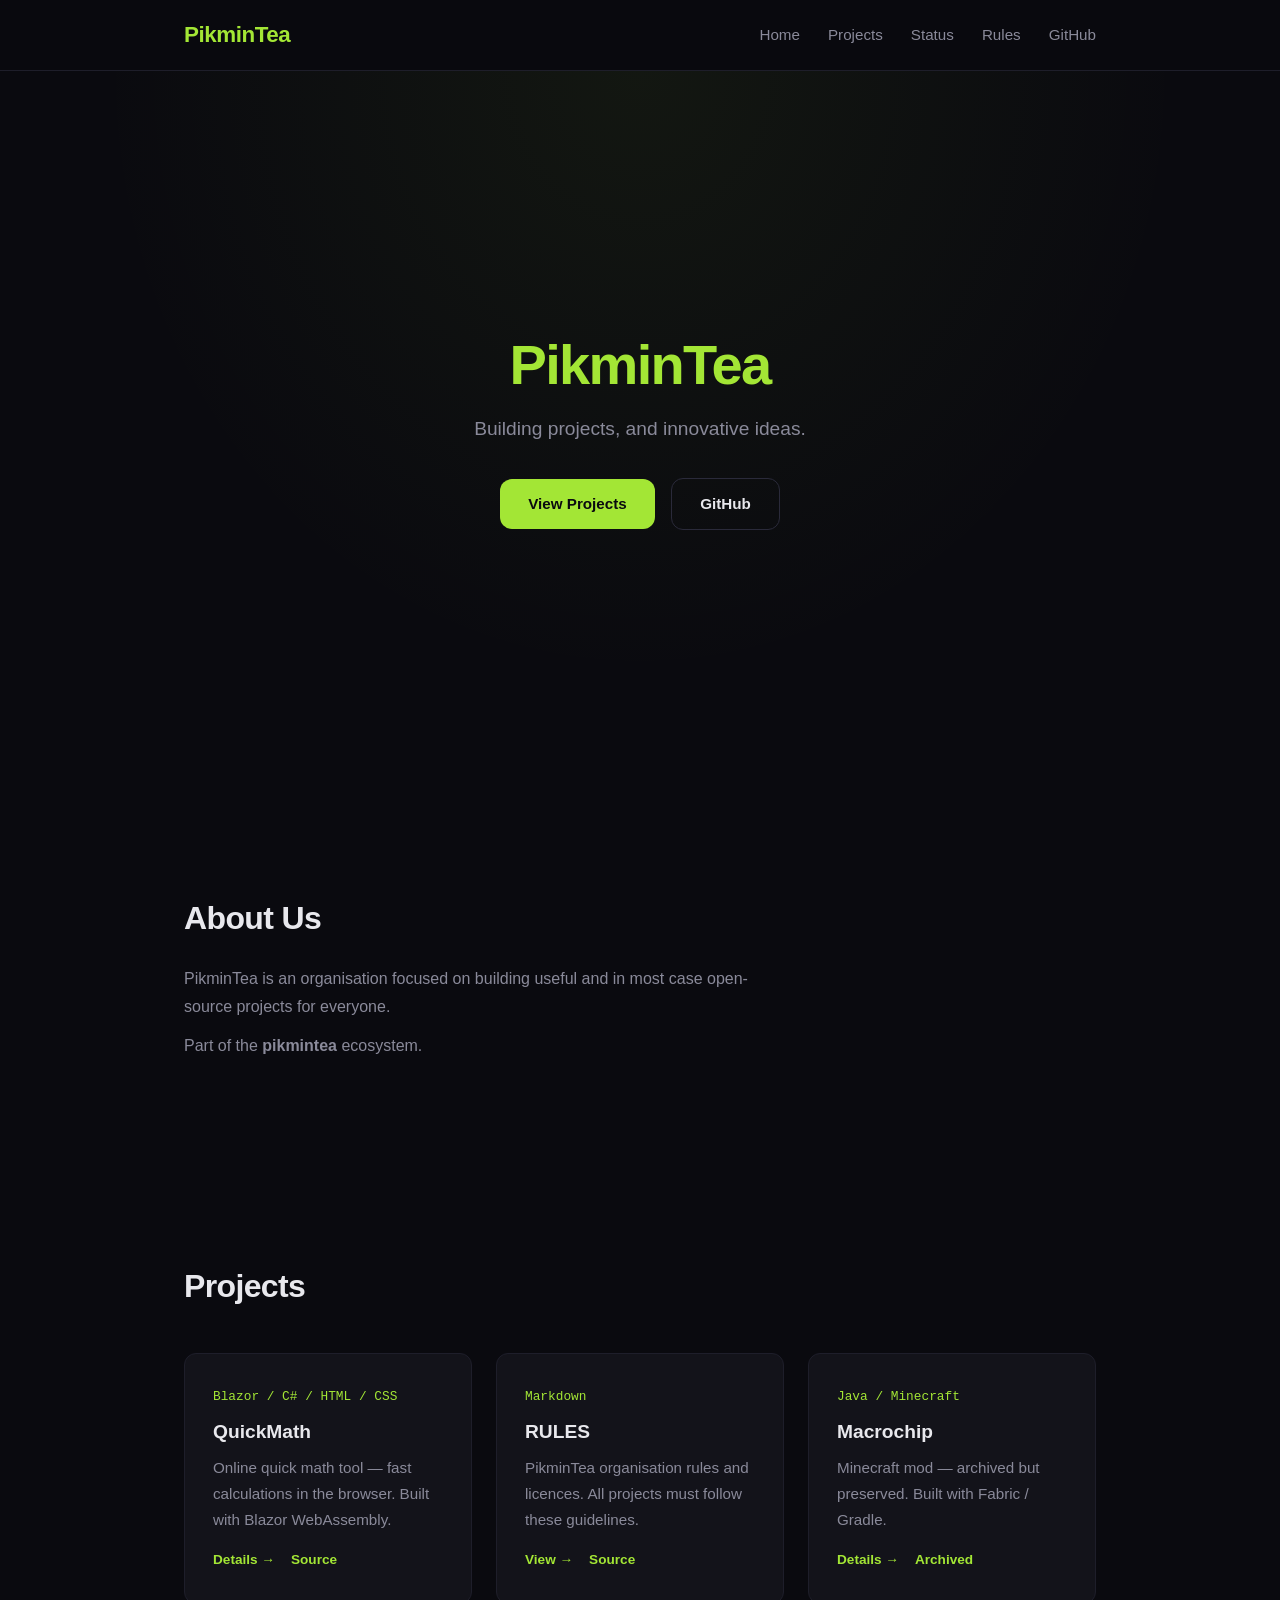
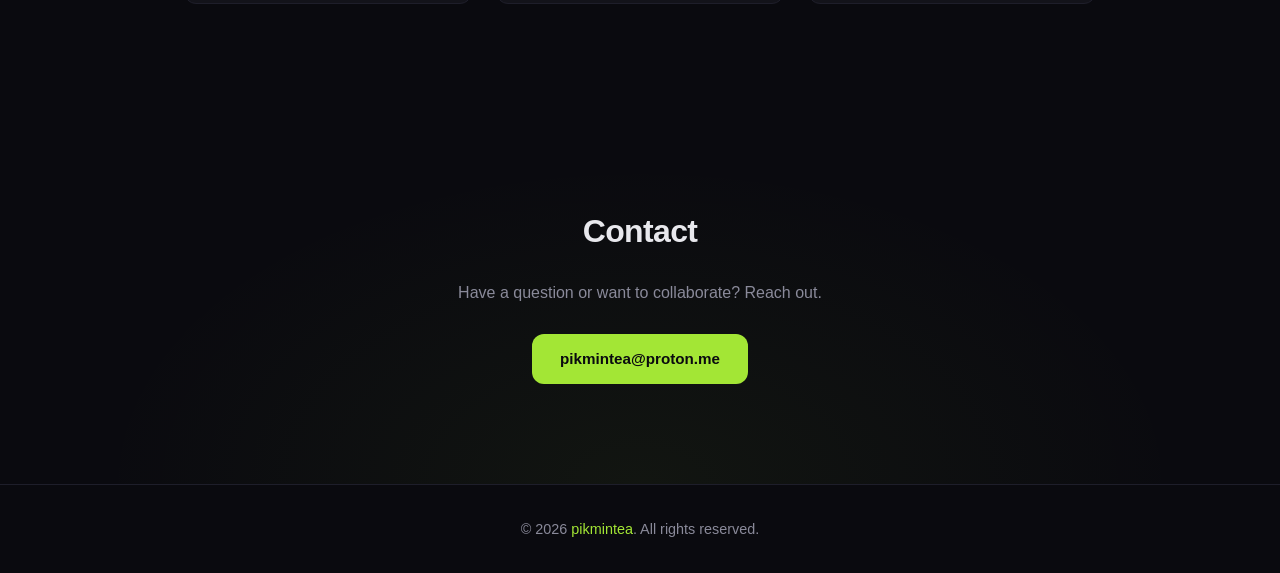
<file: index.html>
<!doctype html>
<html lang="en">
    <head>
        <meta charset="UTF-8" />
        <meta name="viewport" content="width=device-width, initial-scale=1.0" />
        <title>PikminTea</title>
        <link rel="stylesheet" href="style.css" />
    </head>
    <body>
        <header>
            <div class="header-inner">
                <a href="/" class="logo">PikminTea</a>
                <nav>
                    <ul>
                        <li><a href="#home">Home</a></li>
                        <li><a href="projects.html">Projects</a></li>
                        <li><a href="status.html">Status</a></li>
                        <li><a href="rules.html">Rules</a></li>
                        <li>
                            <a
                                href="https://github.com/pikmintea"
                                target="_blank"
                                >GitHub</a
                            >
                        </li>
                    </ul>
                </nav>
            </div>
        </header>

        <main>
            <section id="home" class="hero">
                <div class="hero-content">
                    <h1>PikminTea</h1>
                    <p>Building projects, and innovative ideas.</p>
                    <a href="#projects" class="btn">View Projects</a>
                    <a
                        href="https://github.com/pikmintea"
                        class="btn-outline"
                        target="_blank"
                        >GitHub</a
                    >
                </div>
            </section>

            <section id="about" class="about">
                <div class="container">
                    <h2>About Us</h2>
                    <p>
                        PikminTea is an organisation focused on building useful
                        and in most case open-source projects for everyone.
                    </p>
                    <p>Part of the <strong>pikmintea</strong> ecosystem.</p>
                </div>
            </section>

            <section id="projects" class="projects">
                <div class="container">
                    <h2>Projects</h2>
                    <div class="project-grid">
                        <div class="project-card">
                            <div class="project-lang">
                                Blazor / C# / HTML / CSS
                            </div>
                            <h3>
                                <a href="quickmath.html">QuickMath</a>
                            </h3>
                            <p>
                                Online quick math tool — fast calculations in
                                the browser. Built with Blazor WebAssembly.
                            </p>
                            <div class="project-links">
                                <a href="quickmath.html">Details &rarr;</a>
                                <a href="https://github.com/pikmintea/QuickMath"
                                    >Source</a
                                >
                            </div>
                        </div>
                        <div class="project-card">
                            <div class="project-lang">Markdown</div>
                            <h3>
                                <a href="rules.html">RULES</a>
                            </h3>
                            <p>
                                PikminTea organisation rules and licences. All
                                projects must follow these guidelines.
                            </p>
                            <div class="project-links">
                                <a href="rules.html">View &rarr;</a>
                                <a href="https://github.com/pikmintea/RULES"
                                    >Source</a
                                >
                            </div>
                        </div>
                        <div class="project-card">
                            <div class="project-lang">Java / Minecraft</div>
                            <h3>
                                <a href="macrochip.html">Macrochip</a>
                            </h3>
                            <p>
                                Minecraft mod — archived but preserved. Built
                                with Fabric / Gradle.
                            </p>
                            <div class="project-links">
                                <a href="macrochip.html">Details &rarr;</a>
                                <a href="https://github.com/pikmintea/Macrochip"
                                    >Archived</a
                                >
                            </div>
                        </div>
                    </div>
                </div>
            </section>

            <section id="contact" class="contact">
                <div class="container">
                    <h2>Contact</h2>
                    <p>Have a question or want to collaborate? Reach out.</p>
                    <a href="mailto:pikmintea@proton.me" class="btn"
                        >pikmintea@proton.me</a
                    >
                </div>
            </section>
        </main>

        <footer>
            <div class="container">
                <p>
                    &copy; 2026
                    <a href="https://github.com/pikmintea">pikmintea</a>. All
                    rights reserved.
                </p>
            </div>
        </footer>
    </body>
</html>
</file>
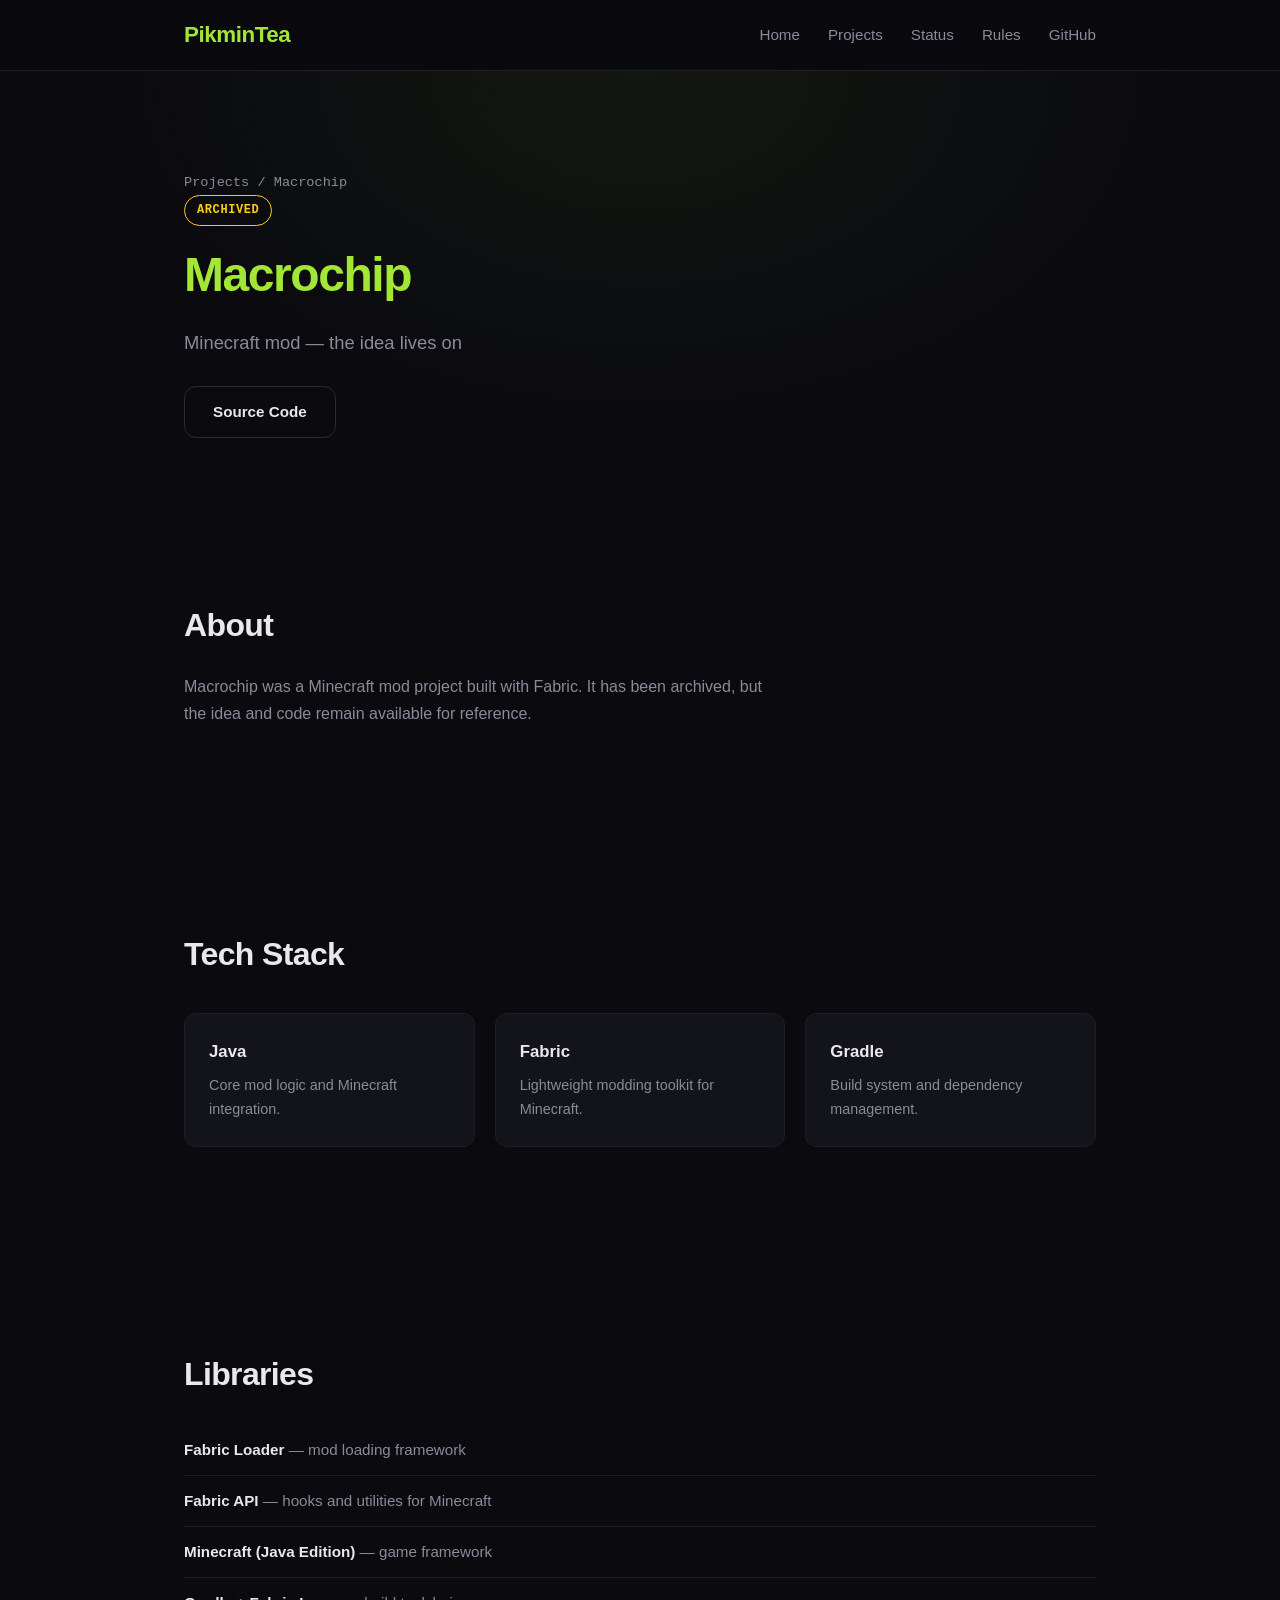
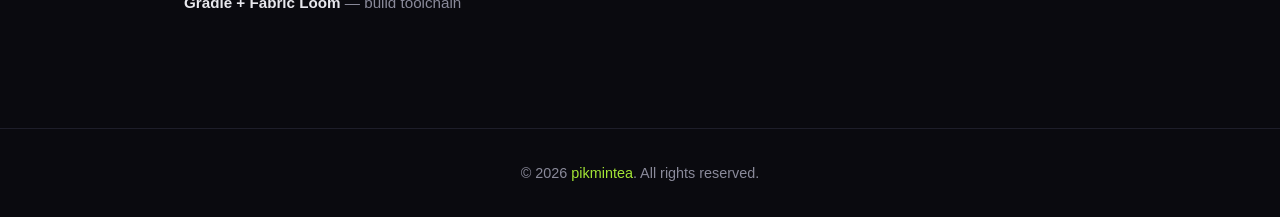
<file: macrochip.html>
<!doctype html>
<html lang="en">
    <head>
        <meta charset="UTF-8" />
        <meta name="viewport" content="width=device-width, initial-scale=1.0" />
        <title>Macrochip — PikminTea</title>
        <link rel="stylesheet" href="style.css" />
    </head>
    <body>
        <header>
            <div class="header-inner">
                <a href="/" class="logo">PikminTea</a>
                <nav>
                    <ul>
                        <li><a href="index.html">Home</a></li>
                        <li><a href="projects.html">Projects</a></li>
                        <li><a href="status.html">Status</a></li>
                        <li><a href="rules.html">Rules</a></li>
                        <li>
                            <a href="https://github.com/pikmintea" target="_blank">GitHub</a>
                        </li>
                    </ul>
                </nav>
            </div>
        </header>

        <main>
            <section class="project-hero">
                <div class="container">
                    <p class="breadcrumb">
                        <a href="index.html">Projects</a> / Macrochip
                    </p>
                    <div class="archived-badge">Archived</div>
                    <h1>Macrochip</h1>
                    <p class="project-subtitle">Minecraft mod — the idea lives on</p>
                    <div class="project-hero-links">
                        <a href="https://github.com/pikmintea/Macrochip" class="btn-outline" target="_blank">Source Code</a>
                    </div>
                </div>
            </section>

            <section>
                <div class="container">
                    <h2>About</h2>
                    <p>
                        Macrochip was a Minecraft mod project built with Fabric.
                        It has been archived, but the idea and code remain available
                        for reference.
                    </p>
                </div>
            </section>

            <section class="tech-stack">
                <div class="container">
                    <h2>Tech Stack</h2>
                    <div class="tech-grid">
                        <div class="tech-card">
                            <h3>Java</h3>
                            <p>Core mod logic and Minecraft integration.</p>
                        </div>
                        <div class="tech-card">
                            <h3>Fabric</h3>
                            <p>Lightweight modding toolkit for Minecraft.</p>
                        </div>
                        <div class="tech-card">
                            <h3>Gradle</h3>
                            <p>Build system and dependency management.</p>
                        </div>
                    </div>
                </div>
            </section>

            <section>
                <div class="container">
                    <h2>Libraries</h2>
                    <ul class="lib-list">
                        <li><strong>Fabric Loader</strong> — mod loading framework</li>
                        <li><strong>Fabric API</strong> — hooks and utilities for Minecraft</li>
                        <li><strong>Minecraft (Java Edition)</strong> — game framework</li>
                        <li><strong>Gradle + Fabric Loom</strong> — build toolchain</li>
                    </ul>
                </div>
            </section>
        </main>

        <footer>
            <div class="container">
                <p>&copy; 2026 <a href="https://github.com/pikmintea">pikmintea</a>. All rights reserved.</p>
            </div>
        </footer>
    </body>
</html>
</file>
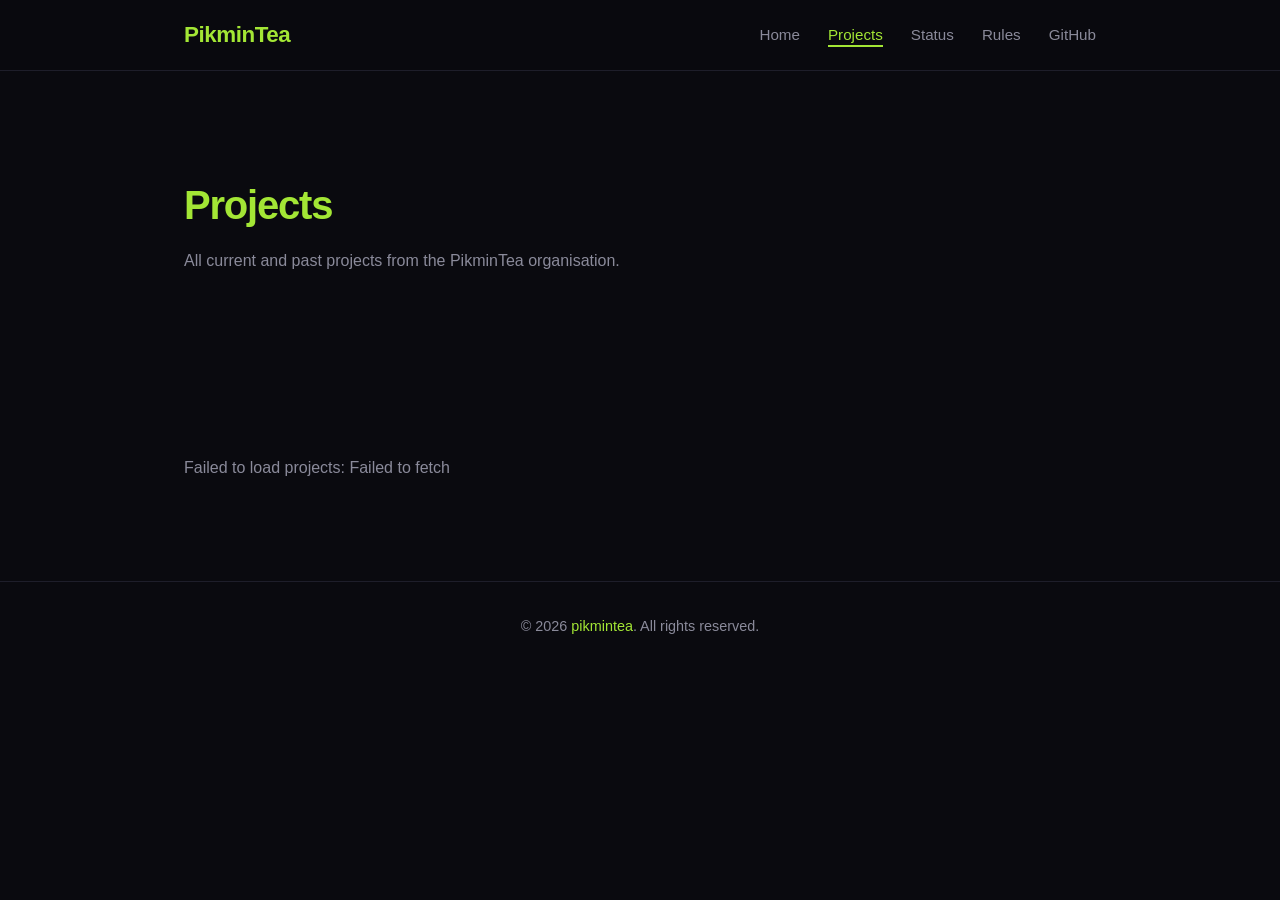
<file: projects.html>
<!doctype html>
<html lang="en">
    <head>
        <meta charset="UTF-8" />
        <meta name="viewport" content="width=device-width, initial-scale=1.0" />
        <title>Projects — PikminTea</title>
        <link rel="stylesheet" href="style.css" />
    </head>
    <body>
        <header>
            <div class="header-inner">
                <a href="/" class="logo">PikminTea</a>
                <nav>
                    <ul>
                        <li><a href="index.html">Home</a></li>
                        <li><a href="projects.html" class="active">Projects</a></li>
                        <li><a href="status.html">Status</a></li>
                        <li><a href="rules.html">Rules</a></li>
                        <li>
                            <a href="https://github.com/pikmintea" target="_blank">GitHub</a>
                        </li>
                    </ul>
                </nav>
            </div>
        </header>

        <main>
            <section class="projects-hero">
                <div class="container">
                    <h1>Projects</h1>
                    <p>All current and past projects from the PikminTea organisation.</p>
                </div>
            </section>

            <section>
                <div class="container">
                    <div class="project-grid" id="repo-grid">
                        <p class="loading">Loading repositories from GitHub…</p>
                    </div>
                </div>
            </section>
        </main>

        <footer>
            <div class="container">
                <p>&copy; 2026 <a href="https://github.com/pikmintea">pikmintea</a>. All rights reserved.</p>
            </div>
        </footer>

        <script>
            const LANG_COLORS = {
                HTML: '#e34c26', CSS: '#563d7c', JavaScript: '#f1e05a',
                'C#': '#178600', Java: '#b07219', Python: '#3572a5',
                TypeScript: '#3178c6', Ruby: '#701516', Go: '#00add8',
                Rust: '#dea584', Swift: '#f05138', Kotlin: '#a97bff',
                Dart: '#00b4ab', Lua: '#000080', Shell: '#89e051',
                Makefile: '#427819', Markdown: '#083fa1', Dockerfile: '#384d54',
            };

            function langColor(lang) {
                return LANG_COLORS[lang] || '#8a8a9a';
            }

            document.addEventListener('DOMContentLoaded', async function () {
                const grid = document.getElementById('repo-grid');

                try {
                    const res = await fetch(
                        'https://api.github.com/orgs/pikmintea/repos?per_page=100&type=public&sort=pushed'
                    );
                    if (!res.ok) throw new Error('Failed to fetch repos');
                    const repos = await res.json();

                    if (repos.length === 0) {
                        grid.innerHTML = '<p class="loading">No public repos found.</p>';
                        return;
                    }

                    let html = '';
                    for (const r of repos) {
                        const isArchived = r.archived;
                        const isFork = r.fork;
                        const lang = r.language || '';
                        const stars = r.stargazers_count;
                        const pushed = new Date(r.pushed_at).toLocaleDateString();

                        html += '<div class="project-card">';

                        if (isArchived) {
                            html += '<div class="card-tag archived">archived</div>';
                        }
                        if (isFork) {
                            html += '<div class="card-tag fork">fork</div>';
                        }

                        html += '<div class="project-lang">';
                        if (lang) {
                            html +=
                                '<span class="lang-dot" style="background:' +
                                langColor(lang) +
                                '"></span> ' +
                                lang;
                        }
                        html += '</div>';

                        const detailPage = r.name === 'RULES' ? 'rules.html' :
                            r.name === 'pikmintea.github.io' ? 'index.html' :
                            r.name + '.html';

                        html +=
                            '<h3><a href="' +
                            detailPage +
                            '">' +
                            r.name +
                            '</a></h3>';

                        html +=
                            '<p>' +
                            (r.description || 'No description') +
                            '</p>';

                        html += '<div class="project-links">';

                        if (r.homepage && !r.archived) {
                            html +=
                                '<a href="' +
                                r.homepage +
                                '" target="_blank">Live &rarr;</a>';
                        }

                        html +=
                            '<a href="' +
                            r.html_url +
                            '" target="_blank">Source</a>';

                        if (stars > 0) {
                            html +=
                                '<span class="project-stars">&#9733; ' +
                                stars +
                                '</span>';
                        }

                        html += '</div>'; // .project-links
                        html += '</div>'; // .project-card
                    }

                    grid.innerHTML = html;
                } catch (err) {
                    grid.innerHTML =
                        '<p class="error">Failed to load projects: ' +
                        err.message +
                        '</p>';
                }
            });
        </script>
    </body>
</html>
</file>
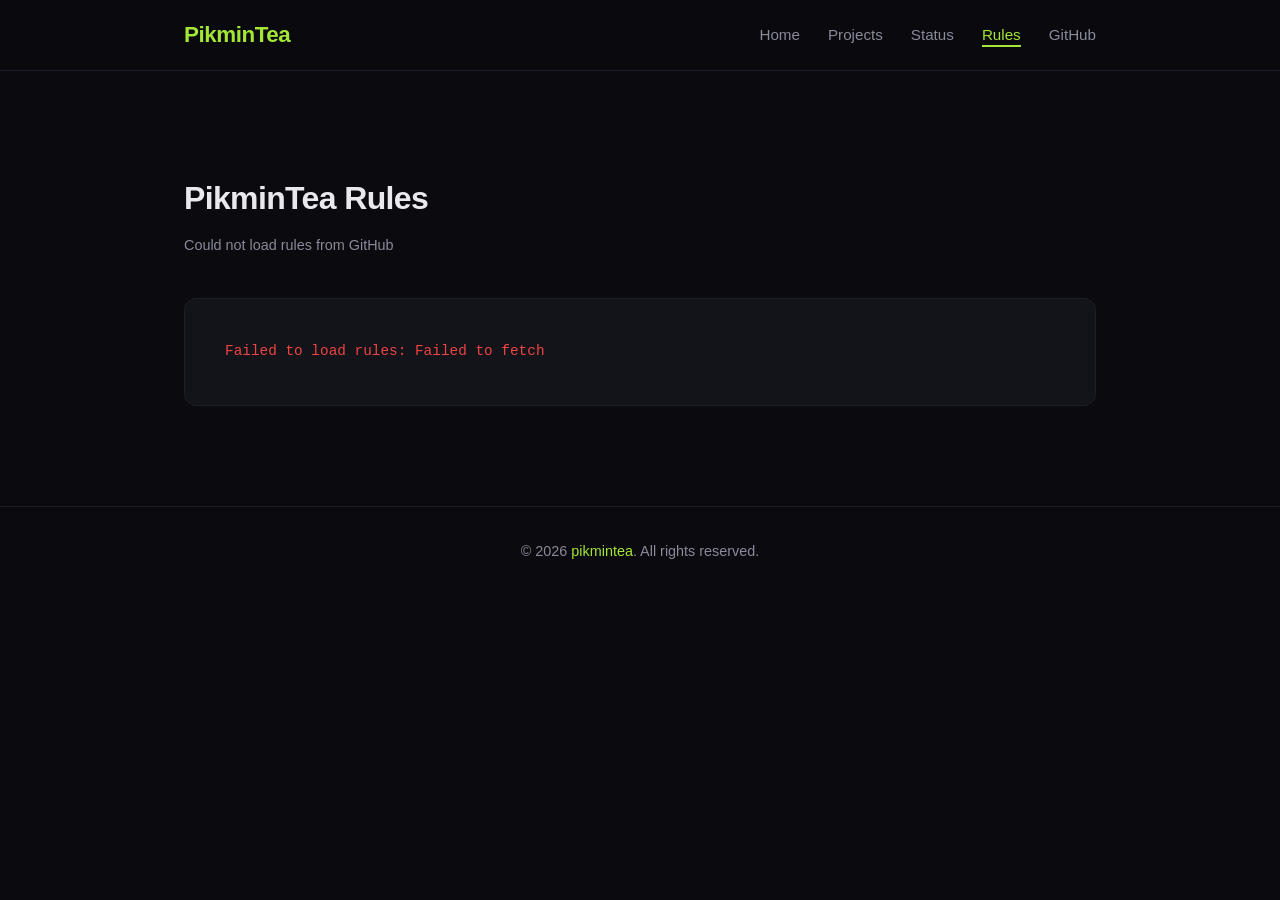
<file: rules.html>
<!DOCTYPE html>
<html lang="en">
<head>
    <meta charset="UTF-8">
    <meta name="viewport" content="width=device-width, initial-scale=1.0">
    <title>Rules — PikminTea</title>
    <link rel="stylesheet" href="style.css">
</head>
<body>

    <header>
        <div class="header-inner">
            <a href="/" class="logo">PikminTea</a>
            <nav>
                <ul>
                    <li><a href="index.html">Home</a></li>
                    <li><a href="projects.html">Projects</a></li>
                    <li><a href="status.html">Status</a></li>
                    <li><a href="rules.html" class="active">Rules</a></li>
                    <li><a href="https://github.com/pikmintea" target="_blank">GitHub</a></li>
                </ul>
            </nav>
        </div>
    </header>

    <main>

        <section class="rules-page">
            <div class="container">
                <h2>PikminTea Rules</h2>
                <p class="rules-meta">Loading from GitHub…</p>
                <div class="rules-section" id="rules-content">
                    <p class="loading">Loading rules…</p>
                </div>
            </div>
        </section>

    </main>

    <footer>
        <div class="container">
            <p>&copy; 2026 <a href="https://github.com/pikmintea">pikmintea</a>. All rights reserved.</p>
        </div>
    </footer>

    <script>
        const RULES_URL = 'https://raw.githubusercontent.com/pikmintea/RULES/refs/heads/main/RULES.TXT';
        const headerPattern = /^[A-Z][A-Z\s"\-()]+$/;

        const rulesContent = document.getElementById('rules-content');
        const rulesMeta = document.querySelector('.rules-meta');

        fetch(RULES_URL)
            .then(r => {
                if (!r.ok) throw new Error('Failed to fetch rules');
                return r.text();
            })
            .then(text => {
                const lines = text.split('\n');
                let html = '';
                let firstLine = true;

                for (const line of lines) {
                    const trimmed = line.trimEnd();

                    if (trimmed === '') {
                        html += '\n\n';
                        continue;
                    }

                    if (firstLine) {
                        html += trimmed;
                        firstLine = false;
                        continue;
                    }

                    const isHeader = headerPattern.test(trimmed) && trimmed.length < 60;

                    if (isHeader) {
                        html += `\n<span class="rule-header">${escapeHtml(trimmed)}</span>\n`;
                    } else {
                        html += escapeHtml(trimmed) + '\n';
                    }
                }

                rulesContent.innerHTML = html;
                rulesMeta.innerHTML = `Loaded from <a href="${RULES_URL}" target="_blank">GitHub</a>`;
            })
            .catch(err => {
                rulesContent.innerHTML = `<p class="error">Failed to load rules: ${err.message}</p>`;
                rulesMeta.textContent = 'Could not load rules from GitHub';
            });

        function escapeHtml(str) {
            const div = document.createElement('div');
            div.textContent = str;
            return div.innerHTML;
        }
    </script>

</body>
</html>
</file>
<file: style.css>
:root {
    --color-bg: #0a0a0f;
    --color-surface: #13131a;
    --color-surface-hover: #1a1a24;
    --color-text: #e8e8ed;
    --color-text-muted: #8a8a9a;
    --color-primary: #a3e635;
    --color-primary-hover: #bef264;
    --color-primary-dim: #4d7c0f;
    --color-border: #1e1e2a;
    --color-border-light: #2a2a3a;
    --font-sans: -apple-system, BlinkMacSystemFont, "Segoe UI", Roboto, "Helvetica Neue", Arial, sans-serif;
    --font-mono: "SFMono-Regular", Consolas, "Liberation Mono", Menlo, monospace;
    --max-width: 960px;
    --radius: 12px;
    --transition: 0.25s ease;
}

* {
    margin: 0;
    padding: 0;
    box-sizing: border-box;
}

html {
    scroll-behavior: smooth;
}

body {
    font-family: var(--font-sans);
    color: var(--color-text);
    background: var(--color-bg);
    line-height: 1.7;
}

.container {
    max-width: var(--max-width);
    margin: 0 auto;
    padding: 0 24px;
}

a {
    color: var(--color-primary);
    text-decoration: none;
    transition: color var(--transition);
}

a:hover {
    color: var(--color-primary-hover);
}

.btn {
    display: inline-block;
    padding: 12px 28px;
    background: var(--color-primary);
    color: var(--color-bg);
    border-radius: var(--radius);
    font-weight: 700;
    font-size: 0.95rem;
    transition: background var(--transition), transform var(--transition);
}

.btn:hover {
    background: var(--color-primary-hover);
    color: var(--color-bg);
    transform: translateY(-2px);
}

.btn-outline {
    display: inline-block;
    padding: 12px 28px;
    border: 1.5px solid var(--color-border-light);
    color: var(--color-text);
    border-radius: var(--radius);
    font-weight: 600;
    font-size: 0.95rem;
    transition: border-color var(--transition), background var(--transition), transform var(--transition);
}

.btn-outline:hover {
    border-color: var(--color-primary);
    background: var(--color-surface);
    color: var(--color-primary);
    transform: translateY(-2px);
}

header {
    position: sticky;
    top: 0;
    z-index: 100;
    background: rgba(10, 10, 15, 0.85);
    backdrop-filter: blur(12px);
    -webkit-backdrop-filter: blur(12px);
    border-bottom: 1px solid var(--color-border);
}

.header-inner {
    max-width: var(--max-width);
    margin: 0 auto;
    padding: 16px 24px;
    display: flex;
    align-items: center;
    justify-content: space-between;
}

.logo {
    font-size: 1.4rem;
    font-weight: 700;
    color: var(--color-primary);
    letter-spacing: -0.02em;
}

header nav ul {
    list-style: none;
    display: flex;
    gap: 28px;
}

header nav a {
    color: var(--color-text-muted);
    font-weight: 500;
    font-size: 0.95rem;
    position: relative;
}

header nav a::after {
    content: "";
    position: absolute;
    bottom: -4px;
    left: 0;
    width: 0;
    height: 2px;
    background: var(--color-primary);
    transition: width var(--transition);
}

header nav a:hover {
    color: var(--color-primary);
}

header nav a:hover::after,
header nav a.active::after {
    width: 100%;
}

header nav a.active {
    color: var(--color-primary);
}

.hero {
    min-height: 80vh;
    display: flex;
    align-items: center;
    justify-content: center;
    text-align: center;
    background:
        radial-gradient(ellipse at 50% 0%, rgba(163, 230, 53, 0.06) 0%, transparent 60%),
        var(--color-bg);
}

.hero-content {
    max-width: 600px;
    padding: 0 24px;
}

.hero h1 {
    font-size: 3.5rem;
    font-weight: 800;
    letter-spacing: -0.03em;
    line-height: 1.15;
    color: var(--color-primary);
    margin-bottom: 16px;
}

.hero p {
    font-size: 1.2rem;
    color: var(--color-text-muted);
    margin-bottom: 32px;
}

.hero .btn + .btn-outline {
    margin-left: 12px;
}

section {
    padding: 100px 0;
}

section h2 {
    font-size: 2rem;
    font-weight: 700;
    margin-bottom: 20px;
    letter-spacing: -0.02em;
    color: var(--color-text);
}

section p {
    color: var(--color-text-muted);
    max-width: 600px;
}

.about p + p {
    margin-top: 12px;
}

.project-grid {
    display: grid;
    grid-template-columns: repeat(auto-fill, minmax(280px, 1fr));
    gap: 24px;
    margin-top: 40px;
}

.project-card {
    background: var(--color-surface);
    border: 1px solid var(--color-border);
    border-radius: var(--radius);
    padding: 32px 28px;
    transition: border-color var(--transition), box-shadow var(--transition), transform var(--transition);
}

.project-card:hover {
    border-color: var(--color-primary-dim);
    box-shadow: 0 0 30px rgba(163, 230, 53, 0.04);
    transform: translateY(-4px);
}

.project-card h3 {
    font-size: 1.2rem;
    font-weight: 700;
    margin-bottom: 6px;
}

.project-card h3 a {
    color: var(--color-text);
}

.project-card h3 a:hover {
    color: var(--color-primary);
}

.project-card .project-lang {
    font-size: 0.8rem;
    font-family: var(--font-mono);
    color: var(--color-primary);
    margin-bottom: 8px;
}

.project-card p {
    font-size: 0.95rem;
    color: var(--color-text-muted);
    max-width: none;
}

.project-card .project-links {
    margin-top: 16px;
    display: flex;
    gap: 16px;
}

.project-card .project-links a {
    font-size: 0.85rem;
    font-weight: 600;
}

.project-card .project-links .project-stars {
    margin-left: auto;
    font-size: 0.85rem;
    color: var(--color-text-muted);
}

.project-card .project-lang .lang-dot {
    display: inline-block;
    width: 8px;
    height: 8px;
    border-radius: 50%;
}

.card-tag {
    display: inline-block;
    padding: 2px 10px;
    border-radius: 999px;
    font-size: 0.7rem;
    font-weight: 700;
    font-family: var(--font-mono);
    text-transform: uppercase;
    letter-spacing: 0.05em;
    margin-bottom: 10px;
}

.card-tag.archived {
    border: 1px solid #facc15;
    color: #facc15;
}

.card-tag.fork {
    border: 1px solid var(--color-text-muted);
    color: var(--color-text-muted);
}

.projects-hero {
    padding: 100px 0 40px;
}

.projects-hero h1 {
    font-size: 2.5rem;
    font-weight: 800;
    letter-spacing: -0.03em;
    color: var(--color-primary);
    margin-bottom: 8px;
}

.contact {
    text-align: center;
    background:
        radial-gradient(ellipse at 50% 100%, rgba(163, 230, 53, 0.05) 0%, transparent 60%),
        var(--color-bg);
}

.contact p {
    margin: 0 auto 28px;
}

.rules-section {
    background: var(--color-surface);
    border: 1px solid var(--color-border);
    border-radius: var(--radius);
    padding: 40px;
    white-space: pre-wrap;
    font-family: var(--font-mono);
    font-size: 0.9rem;
    line-height: 1.8;
    color: var(--color-text-muted);
    margin-top: 40px;
}

.rules-section .rule-header {
    color: var(--color-primary);
    font-weight: 700;
    font-size: 1rem;
    margin-top: 24px;
}

.rules-section .rule-header:first-child {
    margin-top: 0;
}

.rules-page h2 {
    margin-bottom: 8px;
}

.rules-page .rules-meta {
    color: var(--color-text-muted);
    font-size: 0.9rem;
    margin-bottom: 40px;
}

.rules-page .loading {
    color: var(--color-text-muted);
    font-family: var(--font-mono);
    font-size: 0.9rem;
}

.rules-page .error {
    color: #ef4444;
    font-family: var(--font-mono);
    font-size: 0.9rem;
}

.project-hero {
    padding: 100px 0 60px;
    background:
        radial-gradient(ellipse at 50% 0%, rgba(163, 230, 53, 0.06) 0%, transparent 60%),
        var(--color-bg);
}

.project-hero h1 {
    font-size: 3rem;
    font-weight: 800;
    letter-spacing: -0.03em;
    color: var(--color-primary);
    margin: 8px 0 12px;
}

.project-subtitle {
    font-size: 1.15rem;
    color: var(--color-text-muted);
    margin-bottom: 28px;
}

.project-hero-links {
    display: flex;
    gap: 12px;
    flex-wrap: wrap;
}

.breadcrumb {
    font-size: 0.85rem;
    color: var(--color-text-muted);
    font-family: var(--font-mono);
}

.breadcrumb a {
    color: var(--color-text-muted);
}

.breadcrumb a:hover {
    color: var(--color-primary);
}

.archived-badge {
    display: inline-block;
    padding: 4px 12px;
    border: 1px solid #facc15;
    color: #facc15;
    border-radius: 999px;
    font-size: 0.75rem;
    font-weight: 700;
    font-family: var(--font-mono);
    text-transform: uppercase;
    letter-spacing: 0.05em;
}

.tech-grid {
    display: grid;
    grid-template-columns: repeat(auto-fill, minmax(220px, 1fr));
    gap: 20px;
    margin-top: 32px;
}

.tech-card {
    background: var(--color-surface);
    border: 1px solid var(--color-border);
    border-radius: var(--radius);
    padding: 24px;
    transition: border-color var(--transition);
}

.tech-card:hover {
    border-color: var(--color-primary-dim);
}

.tech-card h3 {
    font-size: 1.05rem;
    font-weight: 700;
    margin-bottom: 6px;
}

.tech-card p {
    font-size: 0.9rem;
    color: var(--color-text-muted);
    max-width: none;
}

.lib-list {
    list-style: none;
    margin-top: 24px;
}

.lib-list li {
    padding: 12px 0;
    border-bottom: 1px solid var(--color-border);
    color: var(--color-text-muted);
    font-size: 0.95rem;
}

.lib-list li:last-child {
    border-bottom: none;
}

.lib-list li strong {
    color: var(--color-text);
}

.page-404 {
    min-height: 70vh;
    display: flex;
    align-items: center;
    justify-content: center;
    text-align: center;
}

.page-404 h1 {
    font-size: 8rem;
    font-weight: 900;
    letter-spacing: -0.04em;
    line-height: 1;
    color: var(--color-primary);
    margin-bottom: 4px;
}

.glitch-subtitle {
    font-size: 1.2rem;
    font-family: var(--font-mono);
    color: var(--color-text-muted);
    text-transform: uppercase;
    letter-spacing: 0.15em;
    margin-bottom: 20px;
}

.page-404 p {
    margin: 0 auto 28px;
}

.status-hero {
    padding: 100px 0 40px;
}

.status-hero h1 {
    font-size: 2.5rem;
    font-weight: 800;
    letter-spacing: -0.03em;
    color: var(--color-primary);
    margin-bottom: 8px;
}

.build-list {
    margin-top: 32px;
    display: flex;
    flex-direction: column;
    gap: 4px;
}

.build-row {
    display: flex;
    align-items: center;
    gap: 16px;
    padding: 14px 20px;
    background: var(--color-surface);
    border: 1px solid var(--color-border);
    border-radius: var(--radius);
}

.build-repo {
    font-weight: 600;
    font-size: 0.95rem;
    min-width: 160px;
    color: var(--color-text);
}

.build-row img {
    display: block;
}

.build-desc {
    font-size: 0.85rem;
    color: var(--color-text-muted);
    margin-left: auto;
}

.lang-bar {
    display: flex;
    height: 12px;
    border-radius: 999px;
    overflow: hidden;
    margin-top: 32px;
    background: var(--color-surface);
}

.lang-segment {
    height: 100%;
    transition: opacity var(--transition);
}

.lang-segment:hover {
    opacity: 0.8;
}

.lang-legend {
    display: flex;
    flex-wrap: wrap;
    gap: 20px;
    margin-top: 20px;
}

.lang-legend-item {
    display: flex;
    align-items: center;
    gap: 6px;
    font-size: 0.85rem;
    color: var(--color-text-muted);
}

.lang-dot {
    width: 10px;
    height: 10px;
    border-radius: 50%;
    flex-shrink: 0;
}

footer {
    text-align: center;
    padding: 32px 0;
    border-top: 1px solid var(--color-border);
    color: var(--color-text-muted);
    font-size: 0.9rem;
}

@media (max-width: 640px) {
    .hero h1 {
        font-size: 2.4rem;
    }

    .hero p {
        font-size: 1rem;
    }

    .header-inner {
        flex-direction: column;
        gap: 12px;
    }

    header nav ul {
        gap: 16px;
    }

    section {
        padding: 60px 0;
    }

    .rules-section {
        padding: 24px;
    }
}
</file>
